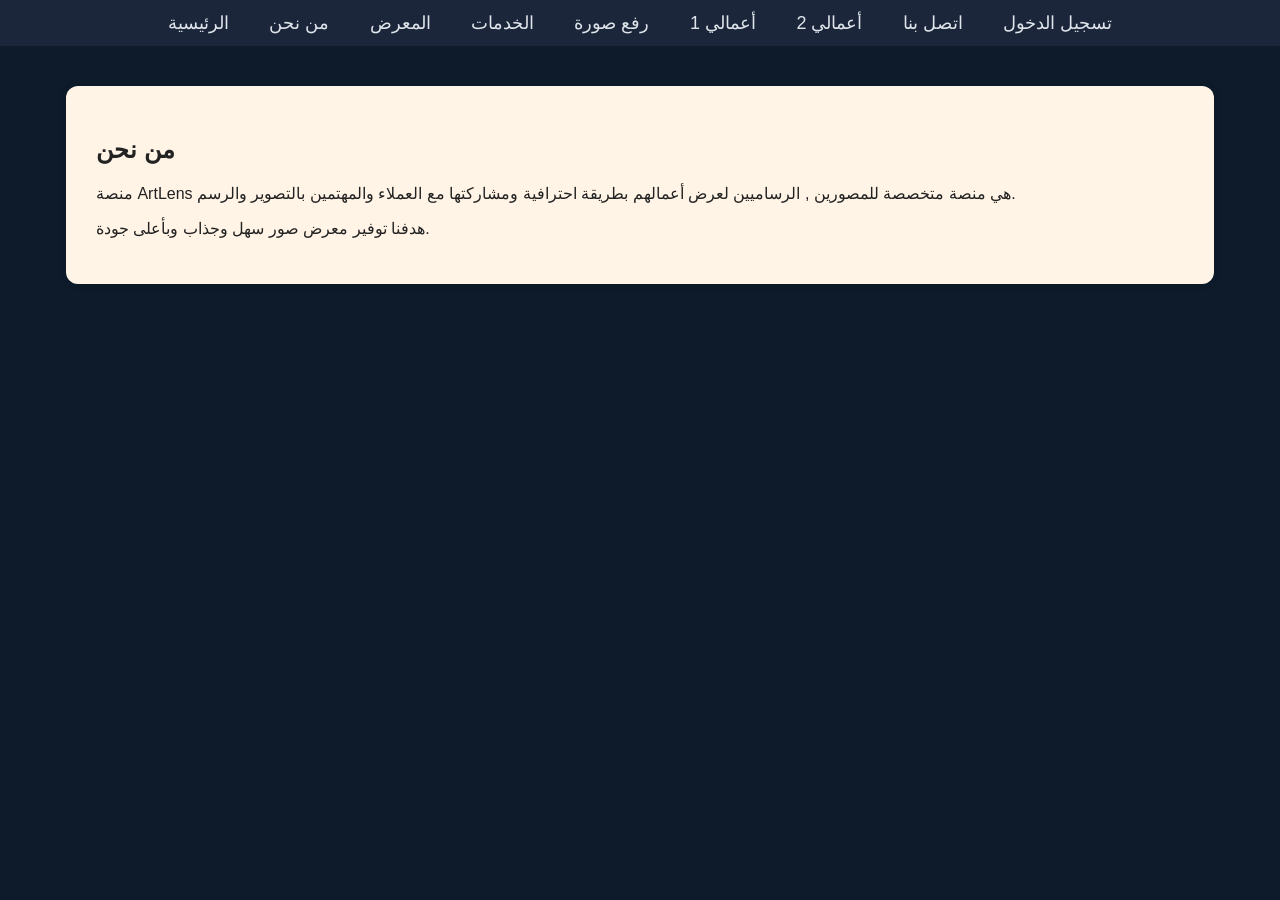
<file: pro1/about.html>
<!DOCTYPE html>
<html lang="ar">
<head>
    <meta charset="UTF-8">
    <meta name="viewport" content="width=device-width, initial-scale=1.0">
    <title>من نحن - ArtLens</title>
    <link rel="stylesheet" href="style.css">
</head>

<body>

    <!-- نفس شريط التنقل -->
    <nav>
        <ul>
            <li><a href="index.html">الرئيسية</a></li>
            <li><a href="about.html">من نحن</a></li>
            <li><a href="gallery.html">المعرض</a></li>
            <li><a href="services.html">الخدمات</a></li>
            <li><a href="upload.html">رفع صورة</a></li>
            <li><a href="portfoliol.html">أعمالي 1</a></li>
            <li><a href="portfolio2.html">أعمالي 2</a></li>
            <li><a href="contact.html">اتصل بنا</a></li>
            <li><a href="login.html">تسجيل الدخول</a></li>
        </ul>
    </nav>

    <section class="page">
        <h2>من نحن</h2>
        <p>
            منصة ArtLens هي منصة متخصصة للمصورين , الرساميين لعرض أعمالهم بطريقة احترافية 
            ومشاركتها مع العملاء والمهتمين بالتصوير والرسم.  
        </p>

        <p>هدفنا توفير معرض صور سهل وجذاب وبأعلى جودة.</p>
    </section>

</body>
</html>
</file>
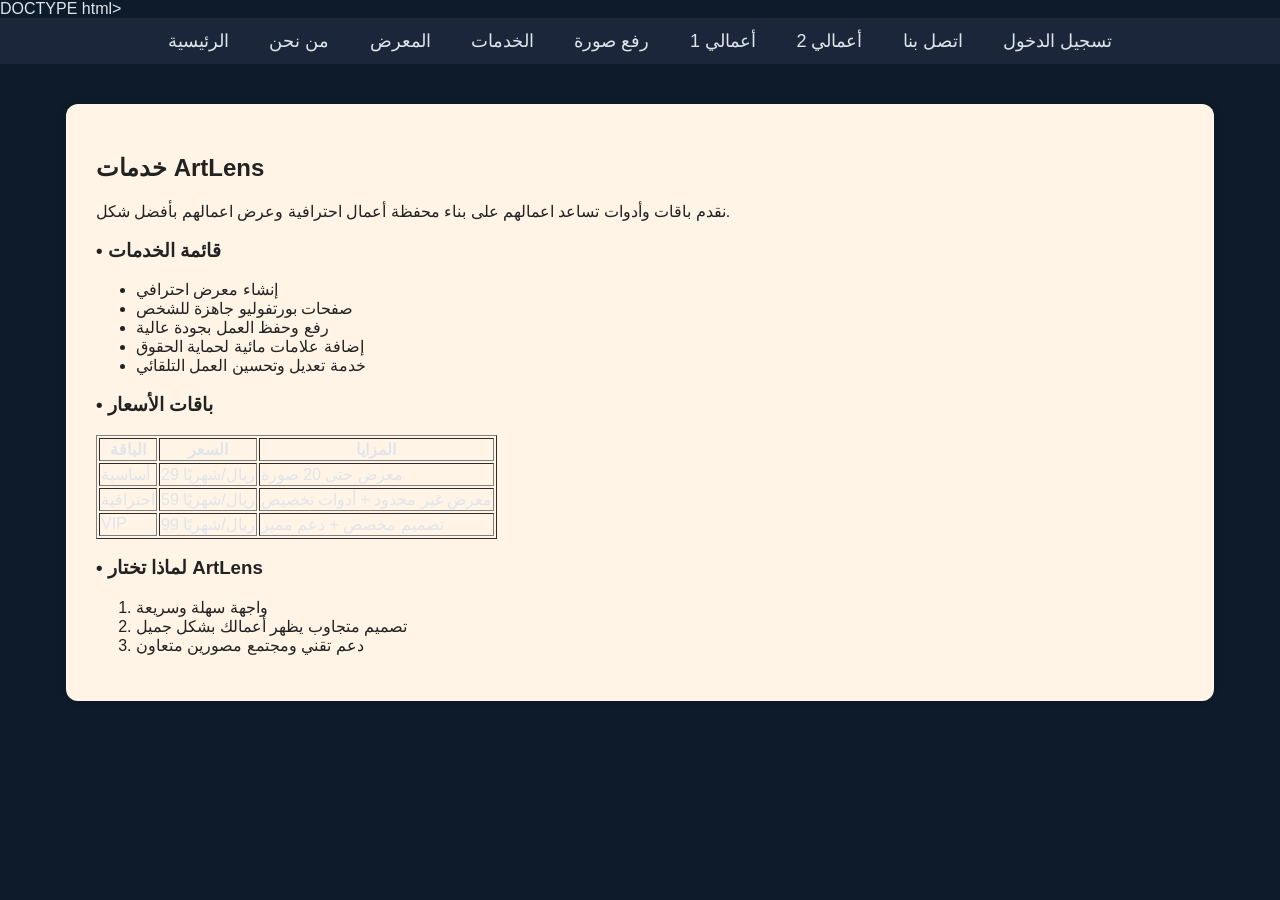
<file: pro1/animatoin.html>
DOCTYPE html>
<html lang="ar">
<head>
    <meta charset="UTF-8" />
    <meta name="viewport" content="width=device-width, initial-scale=1.0"/>
    <title>الخدمات - ArtLens</title>
    <link rel="stylesheet" href="style.css" />
</head>
<body>

    <!-- شريط التنقل -->
    <nav>
        <ul>
             <li><a href="index.html">الرئيسية</a></li>
            <li><a href="about.html">من نحن</a></li>
            <li><a href="gallery.html">المعرض</a></li>
            <li><a href="services.html">الخدمات</a></li>
            <li><a href="upload.html">رفع صورة</a></li>
            <li><a href="portfoliol.html">أعمالي 1</a></li>
            <li><a href="portfolio2.html">أعمالي 2</a></li>
            <li><a href="contact.html">اتصل بنا</a></li>
            <li><a href="login.html">تسجيل الدخول</a></li>
        </ul>
    </nav>

    <section class="page">
        <h2>خدمات ArtLens</h2>

        <p>
            نقدم باقات وأدوات تساعد اعمالهم على بناء محفظة أعمال احترافية وعرض اعمالهم بأفضل شكل.
        </p>

        <h3>• قائمة الخدمات</h3>
        <ul>
            <li>إنشاء معرض  احترافي</li>
            <li>صفحات بورتفوليو جاهزة للشخص</li>
            <li>رفع وحفظ العمل بجودة عالية</li>
            <li>إضافة علامات مائية لحماية الحقوق</li>
            <li>خدمة تعديل وتحسين العمل التلقائي</li>
        </ul>

        <h3>• باقات الأسعار</h3>
        <table border="1" class="table">
            <thead>
                <tr>
                    <th>الباقة</th>
                    <th>السعر</th>
                    <th>المزايا</th>
                </tr>
            </thead>
            <tbody>
                <tr>
                    <td>أساسية</td>
                    <td>29 ريال/شهريًا</td>
                    <td>معرض حتى 20 صورة</td>
                </tr>
                <tr>
                    <td>احترافية</td>
                    <td>59 ريال/شهريًا</td>
                    <td>معرض غير محدود + أدوات تخصيص</td>
                </tr>
                <tr>
                    <td>VIP</td>
                    <td>99 ريال/شهريًا</td>
                    <td>تصميم مخصص + دعم مميز</td>
                </tr>
            </tbody>
        </table>

        <h3>• لماذا تختار ArtLens</h3>
        <ol>
            <li>واجهة سهلة وسريعة</li>
            <li>تصميم متجاوب يظهر أعمالك بشكل جميل</li>
            <li>دعم تقني ومجتمع مصورين متعاون</li>
        </ol>

    </section>

</body>
</html>
</file>
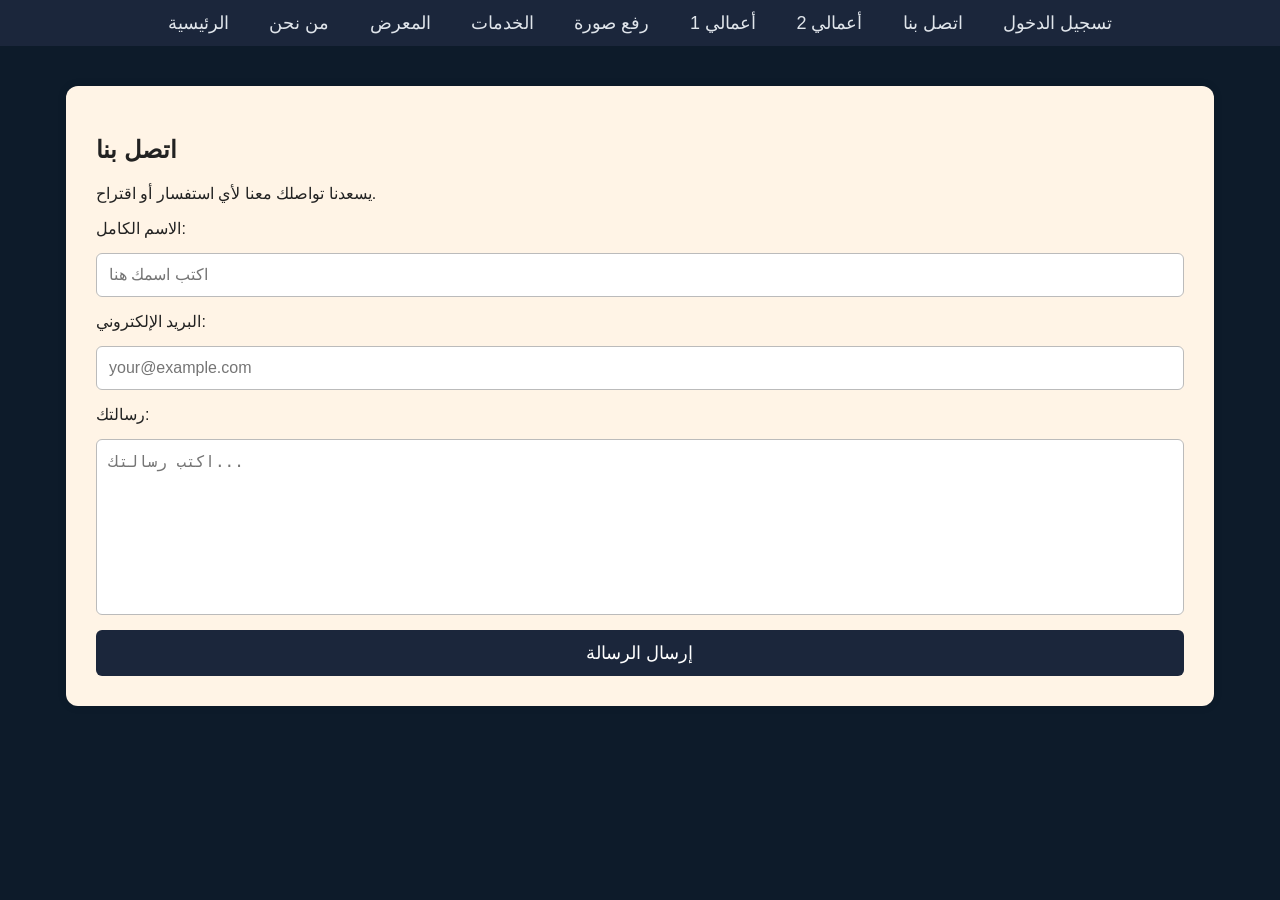
<file: pro1/contact.html>
<!DOCTYPE html>
<html lang="ar">

<head>
    <meta charset="UTF-8">
    <meta name="viewport" content="width=device-width, initial-scale=1.0">
    <title>اتصل بنا - ArtLens</title>
    <link rel="stylesheet" href="style.css">
</head>

<body>

    <!-- شريط التنقل -->
    <nav>
        <ul>
             <li><a href="index.html">الرئيسية</a></li>
            <li><a href="about.html">من نحن</a></li>
            <li><a href="gallery.html">المعرض</a></li>
            <li><a href="services.html">الخدمات</a></li>
            <li><a href="upload.html">رفع صورة</a></li>
            <li><a href="portfoliol.html">أعمالي 1</a></li>
            <li><a href="portfolio2.html">أعمالي 2</a></li>
            <li><a href="contact.html">اتصل بنا</a></li>
            <li><a href="login.html">تسجيل الدخول</a></li>
        </ul>
    </nav>

    <section class="page">
        <h2>اتصل بنا</h2>
        <p>يسعدنا تواصلك معنا لأي استفسار أو اقتراح.</p>

        <form class="contact-form">

            <label>الاسم الكامل:</label>
            <input type="text" placeholder="اكتب اسمك هنا" required>

            <label>البريد الإلكتروني:</label>
            <input type="email" placeholder="your@example.com" required>

            <label>رسالتك:</label>
            <textarea placeholder="اكتب رسالتك..." required></textarea>

            <button type="submit">إرسال الرسالة</button>

        </form>
    </section>

</body>

</html>
</file>
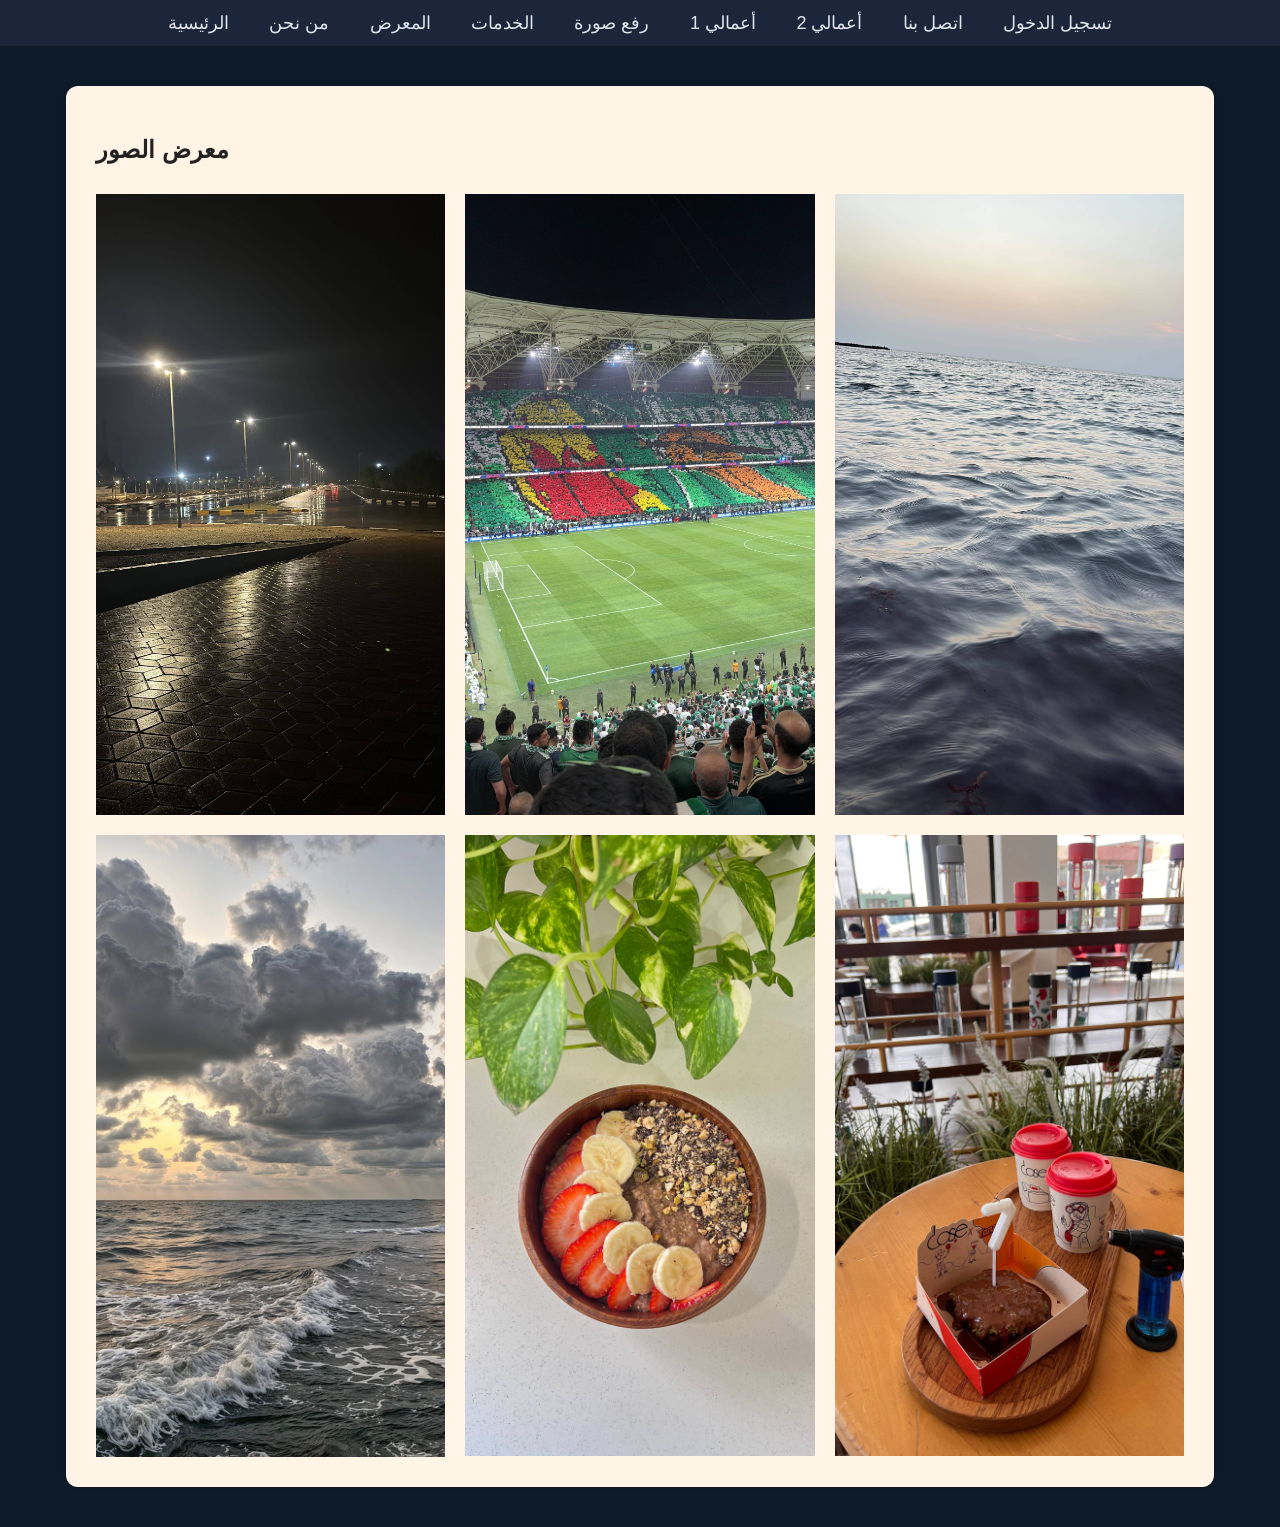
<file: pro1/gallery.html>
<!DOCTYPE html>
<html lang="ar">
<head>
    <meta charset="UTF-8">
    <meta name="viewport" content="width=device-width, initial-scale=1.0">
    <title>المعرض - ArtLens</title>
    <link rel="stylesheet" href="style.css">
</head>

<body>

    <nav>
        <ul>
             <li><a href="index.html">الرئيسية</a></li>
            <li><a href="about.html">من نحن</a></li>
            <li><a href="gallery.html">المعرض</a></li>
            <li><a href="services.html">الخدمات</a></li>
            <li><a href="upload.html">رفع صورة</a></li>
            <li><a href="portfoliol.html">أعمالي 1</a></li>
            <li><a href="portfolio2.html">أعمالي 2</a></li>
            <li><a href="contact.html">اتصل بنا</a></li>
            <li><a href="login.html">تسجيل الدخول</a></li>
        </ul>
    </nav>

    <section class="page">
        <h2>معرض الصور</h2>

        <div class="gallery">
            <img src="images/p1.jpg" alt="">
            <img src="images/p2.jpg" alt="">
            <img src="images/p3.jpg" alt="">
            <img src="images/p4.jpg" alt="">
            <img src="images/p5.jpg" alt="">
            <img src="images/p7.jpg" alt="">


        </div>
    </section>

</body>
</html
</file>
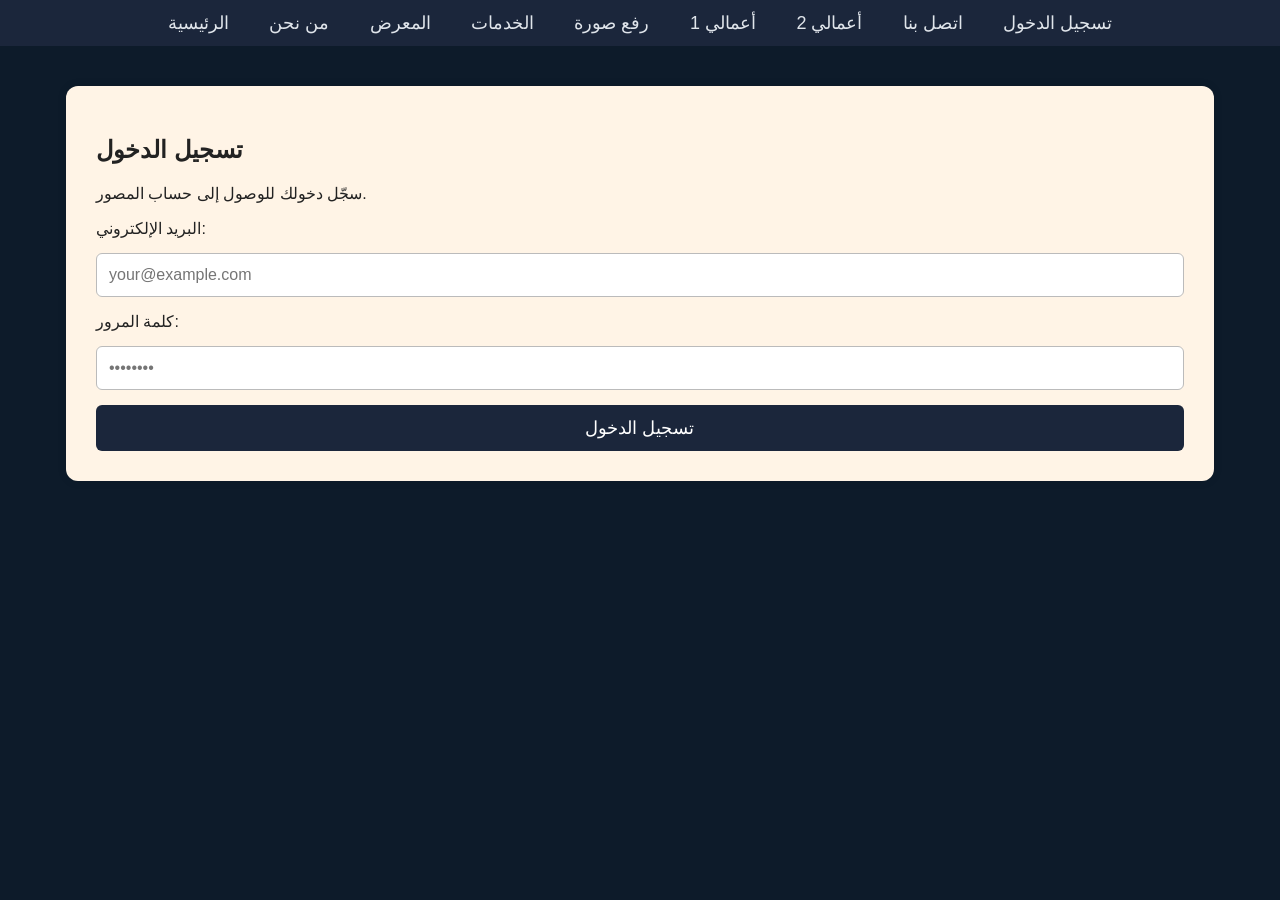
<file: pro1/login.html>
<!DOCTYPE html>
<html lang="ar">

<head>
    <meta charset="UTF-8">
    <meta name="viewport" content="width=device-width, initial-scale=1.0">
    <title>تسجيل الدخول -ArtLens</title>
    <link rel="stylesheet" href="style.css">
</head>

<body>

    <!-- شريط التنقل -->
    <nav>
        <ul>
             <li><a href="index.html">الرئيسية</a></li>
            <li><a href="about.html">من نحن</a></li>
            <li><a href="gallery.html">المعرض</a></li>
            <li><a href="services.html">الخدمات</a></li>
            <li><a href="upload.html">رفع صورة</a></li>
            <li><a href="portfoliol.html">أعمالي 1</a></li>
            <li><a href="portfolio2.html">أعمالي 2</a></li>
            <li><a href="contact.html">اتصل بنا</a></li>
            <li><a href="login.html">تسجيل الدخول</a></li>
        </ul>
    </nav>

    <section class="page">
        <h2>تسجيل الدخول</h2>
        <p>سجّل دخولك للوصول إلى حساب المصور.</p>

        <form class="login-form">

            <label>البريد الإلكتروني:</label>
            <input type="email" placeholder="your@example.com" required>

            <label>كلمة المرور:</label>
            <input type="password" placeholder="••••••••" required>

            <button type="submit">تسجيل الدخول</button>

        </form>
    </section>

</body>

</html>
</file>
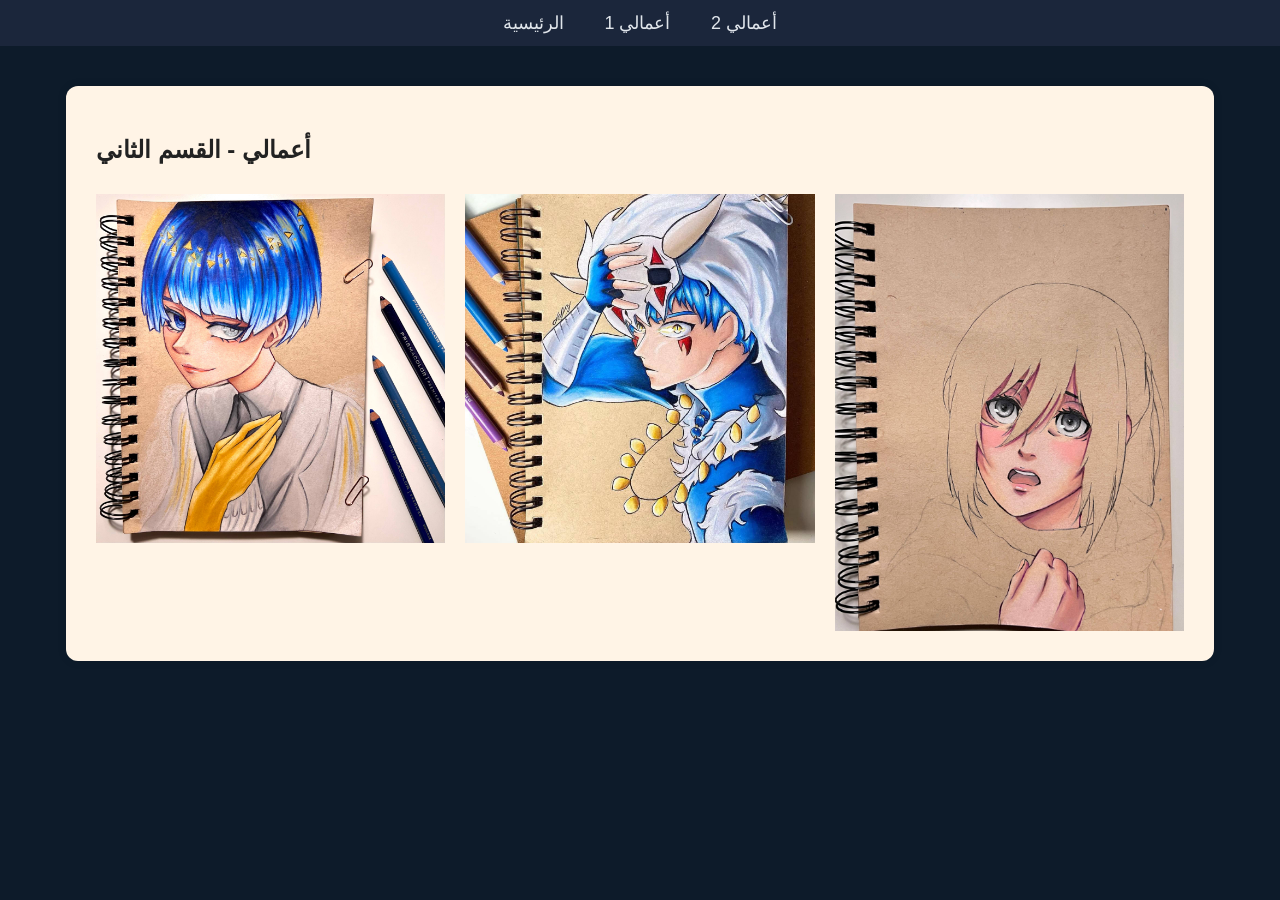
<file: pro1/portfolio2.html>
<!DOCTYPE html>
<html lang="ar">
<head>
    <meta charset="UTF-8">
    <meta name="viewport" content="width=device-width, initial-scale=1.0">
    <title>أعمالي - Portfolio 2</title>
    <link rel="stylesheet" href="style.css">
</head>

<body>

    <nav>
        <ul>
            <li><a href="index.html">الرئيسية</a></li>
            <li><a href="portfoliol.html">أعمالي 1</a></li>
            <li><a href="portfolio2.html">أعمالي 2</a></li>
        </ul>
    </nav>

    <section class="page">
        <h2>أعمالي - القسم الثاني</h2>

        <div class="gallery">
            <img src="images/s4.jpg">
            <img src="images/s7.jpg">
            <img src="images/s8.jpg">
        </div>

    </section>

</body>
</html>
</file>
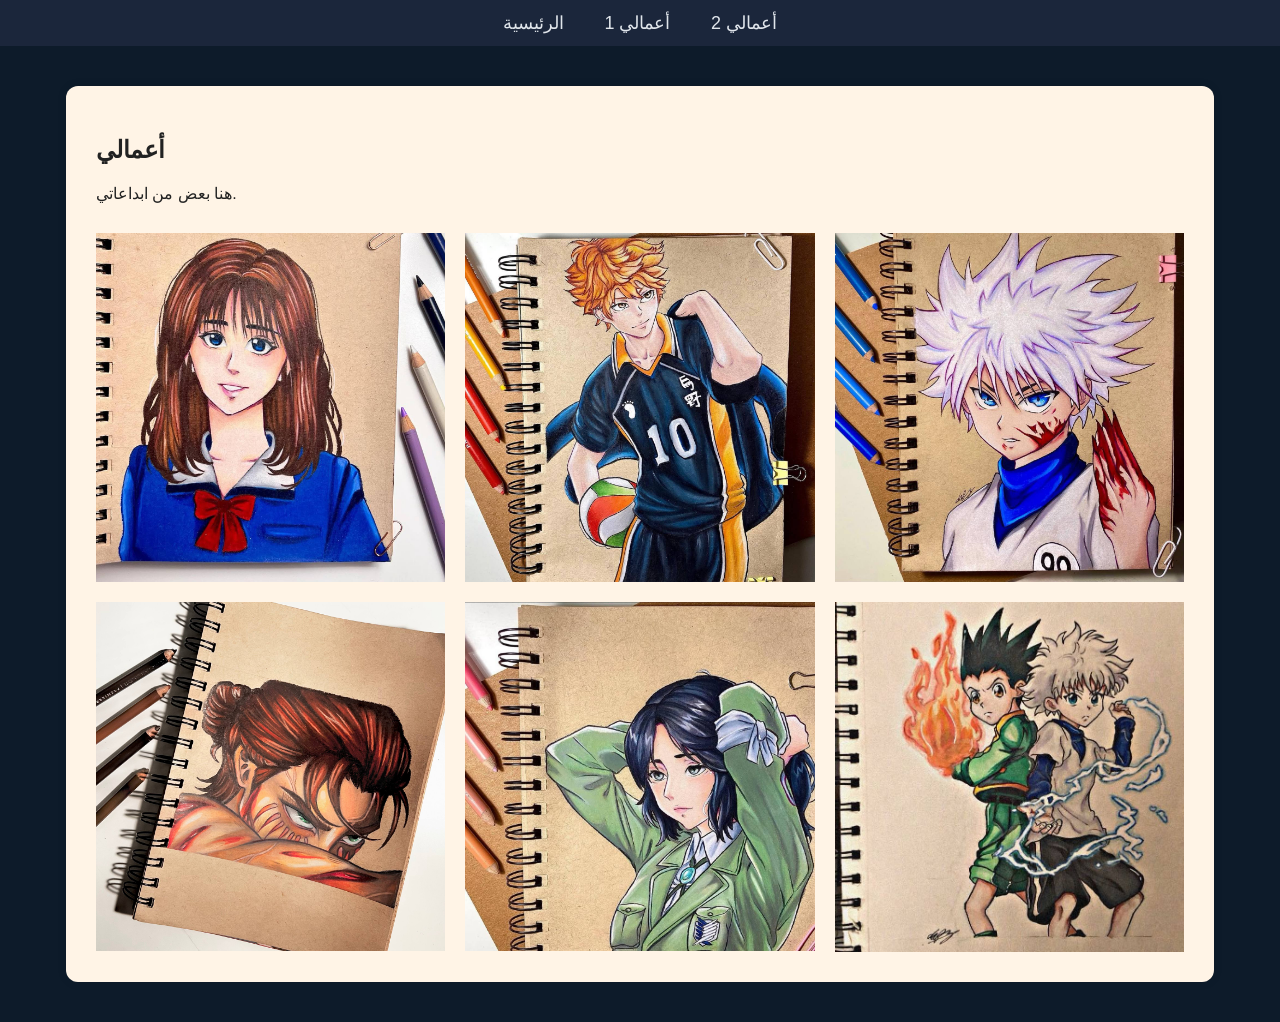
<file: pro1/portfoliol.html>
<!DOCTYPE html>
<html lang="ar">
<head>
    <meta charset="UTF-8">
    <meta name="viewport" content="width=device-width, initial-scale=1.0">
    <title>أعمالي - Portfolio</title>
    <link rel="stylesheet" href="style.css">
</head>

<body>

    <nav>
        <ul>
            <li><a href="index.html">الرئيسية</a></li>
            <li><a href="portfoliol.html">أعمالي 1</a></li>
            <li><a href="portfolio2.html">أعمالي 2</a></li>
        </ul>
    </nav>

    <section class="page">
        <h2>أعمالي</h2>
        <p>هنا بعض من ابداعاتي.</p>

        <div class="gallery">
            <img src="images/s1.jpg" alt="">
            <img src="images/s2.jpg" alt="">
            <img src="images/s3.jpg" alt="">
            <img src="images/s5.jpg" alt="">
            <img src="images/s6.jpg" alt="">
            <img src="images/s9.jpg" alt="">
        </div>
    </section>

</body>
</html>
</file>
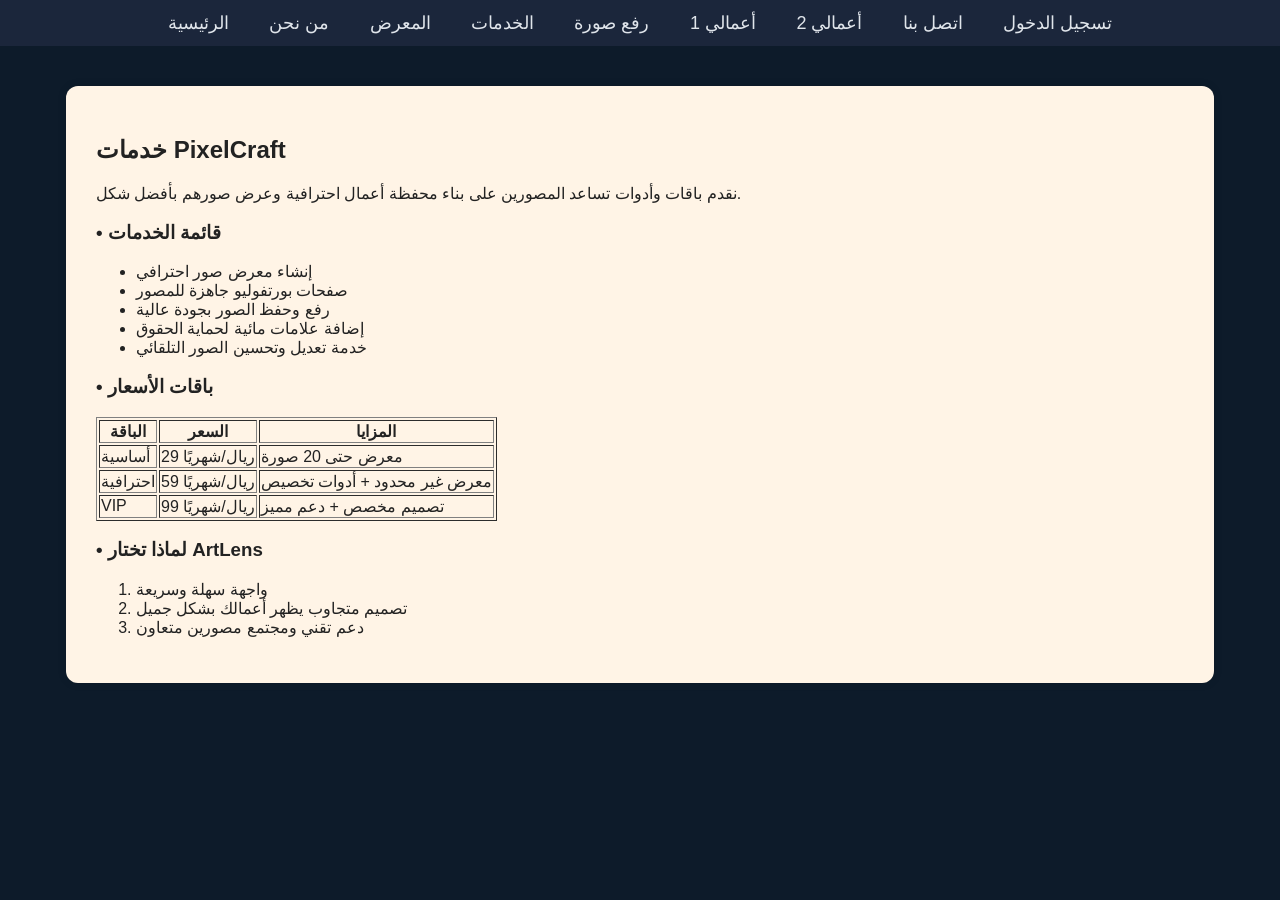
<file: pro1/services.html>
<!DOCTYPE html>
<html lang="ar">
<head>
    <meta charset="UTF-8" />
    <meta name="viewport" content="width=device-width, initial-scale=1.0"/>
    <title>الخدمات -ArtLens</title>
    <link rel="stylesheet" href="style.css" />
</head>
<body>

    <!-- شريط التنقل -->
    <nav>
        <ul>
             <li><a href="index.html">الرئيسية</a></li>
            <li><a href="about.html">من نحن</a></li>
            <li><a href="gallery.html">المعرض</a></li>
            <li><a href="services.html">الخدمات</a></li>
            <li><a href="upload.html">رفع صورة</a></li>
            <li><a href="portfoliol.html">أعمالي 1</a></li>
            <li><a href="portfolio2.html">أعمالي 2</a></li>
            <li><a href="contact.html">اتصل بنا</a></li>
            <li><a href="login.html">تسجيل الدخول</a></li>
        </ul>
    </nav>

    <section class="page">
        <h2>خدمات PixelCraft</h2>

        <p>
            نقدم باقات وأدوات تساعد المصورين على بناء محفظة أعمال احترافية وعرض صورهم بأفضل شكل.
        </p>

        <h3>• قائمة الخدمات</h3>
        <ul>
            <li>إنشاء معرض صور احترافي</li>
            <li>صفحات بورتفوليو جاهزة للمصور</li>
            <li>رفع وحفظ الصور بجودة عالية</li>
            <li>إضافة علامات مائية لحماية الحقوق</li>
            <li>خدمة تعديل وتحسين الصور التلقائي</li>
        </ul>

        <h3>• باقات الأسعار</h3>
        <table border="1" class="table">
            <thead>
                <tr>
                    <th>الباقة</th>
                    <th>السعر</th>
                    <th>المزايا</th>
                </tr>
            </thead>
            <tbody>
                <tr>
                    <td>أساسية</td>
                    <td>29 ريال/شهريًا</td>
                    <td>معرض حتى 20 صورة</td>
                </tr>
                <tr>
                    <td>احترافية</td>
                    <td>59 ريال/شهريًا</td>
                    <td>معرض غير محدود + أدوات تخصيص</td>
                </tr>
                <tr>
                    <td>VIP</td>
                    <td>99 ريال/شهريًا</td>
                    <td>تصميم مخصص + دعم مميز</td>
                </tr>
            </tbody>
        </table>

        <h3>• لماذا تختار ArtLens</h3>
        <ol>
            <li>واجهة سهلة وسريعة</li>
            <li>تصميم متجاوب يظهر أعمالك بشكل جميل</li>
            <li>دعم تقني ومجتمع مصورين متعاون</li>
        </ol>

    </section>

</body>
</html>
</file>
<file: pro1/style.css>
/* ---------------------- */
/*        GLOBAL          */
/* ---------------------- */

body {
    background: #0d1b2a;   /* أزرق عاتم */
    color: #e0e5eb;        /* نص فاتح */
    font-family: "Tahoma", sans-serif;
    margin: 0;
    padding: 0;
}

/* خلفية الصفحات (الخدمات – تسجيل الدخول – اتصل بنا) */
.page {
    width: 85%;
    margin: 40px auto;
    background: #fff4e6;   /* برتقالي خفيف */
    padding: 30px;
    border-radius: 12px;
    box-shadow: 0 0 10px rgba(0,0,0,0.1);
    color: #222;           /* أسود غامق */
}

/* عناوين داخل الصفحات */
.page h2, 
.page p,
.contact-form label,
.login-form label {
    color: #222;           /* نص غامق */
}

/* ---------------------- */
/*       NAVBAR           */
/* ---------------------- */

nav {
    background: #1b263b;
    padding: 12px 0;
}

nav ul {
    list-style: none;
    text-align: center;
    margin: 0;
    padding: 0;
}

nav ul li {
    display: inline-block;
    margin: 0 18px;
}

nav ul li a {
    color: #e0e5eb;
    text-decoration: none;
    font-size: 18px;
    transition: 0.3s;
}

nav ul li a:hover {
    color: #4da3ff;
}

/* ---------------------- */
/*        HERO            */
/* ---------------------- */

.hero {
    height: 90vh;
    background: url("hero.jpg") center/cover no-repeat;
    position: relative;
    display: flex;
    justify-content: center;
    align-items: center;
    text-align: center;
    color: white;
}

/* ظل فوق الخلفية */
.hero::after {
    content: "";
    position: absolute;
    top: 0;
    left: 0;
    width: 100%;
    height: 100%;
    background: rgba(0,0,0,0.35);
}

.hero-content {
    position: relative;
    z-index: 10;
}

.hero h1 {
    font-size: 55px;
    margin-bottom: 10px;
}

.hero p {
    font-size: 22px;
    opacity: 0.9;
    margin-bottom: 25px;
}

.hero-btn {
    padding: 14px 28px;
    background: #00aaff;
    color: white;
    border-radius: 8px;
    text-decoration: none;
    transition: 0.3s;
}

.hero-btn:hover {
    background: #0088cc;
    transform: scale(1.05);
}

/* أنيميشن دخول */
.animate {
    opacity: 0;
    transform: translateY(40px);
    animation: fadeInUp 1.2s forwards ease-out;
}

@keyframes fadeInUp {
    to {
        opacity: 1;
        transform: translateY(0);
    }
}

/* ---------------------- */
/*      GALLERY           */
/* ---------------------- */

.gallery {
    display: grid;
    grid-template-columns: repeat(3, 1fr);
    gap: 20px;
    margin-top: 30px;
}

.gallery img {
    width: 100%;
    height: auto;
    object-fit: contain;
    border-radius: #000;
    transition: 0.3s;
}

.gallery img:hover {
    transform: scale(1.05);
}

/* ---------------------- */
/*   PORTFOLIO IMAGES     */
/* ---------------------- */

.portfolio-item img {
    width: 100%;
    max-height: 480px;
    object-fit: contain;
    border-radius: 12px;
}

/* ---------------------- */
/*      FORMS             */
/* ---------------------- */

.contact-form,
.login-form {
    display: flex;
    flex-direction: column;
    gap: 15px;
}

.contact-form input,
.contact-form textarea,
.login-form input {
    padding: 12px;
    font-size: 16px;
    border: 1px solid #bbb;
    border-radius: 6px;
    color: #222;
}

.contact-form textarea {
    height: 150px;
    resize: none;
}

.contact-form button,
.login-form button {
    padding: 12px;
    background: #1b263b;
    color: #fff;
    border: none;
    border-radius: 6px;
    font-size: 18px;
    cursor: pointer;
    transition: 0.3s;
}

.contact-form button:hover,
.login-form button:hover {
    background: #415a77;
}

/* ---------------------- */
/*       AUDIO            */
/* ---------------------- */

audio {
    width: 100%;
    margin-top: 20px;
    border-radius: 10px;
}

.bg-video {
    position: fixed;
    top: 0;
    left: 0;
    width: 100%;
    height: 100%;
    object-fit: cover;
    z-index: -1;
    opacity: 0.6; /* تقدر تزيد أو تنقص */
}
</file>
